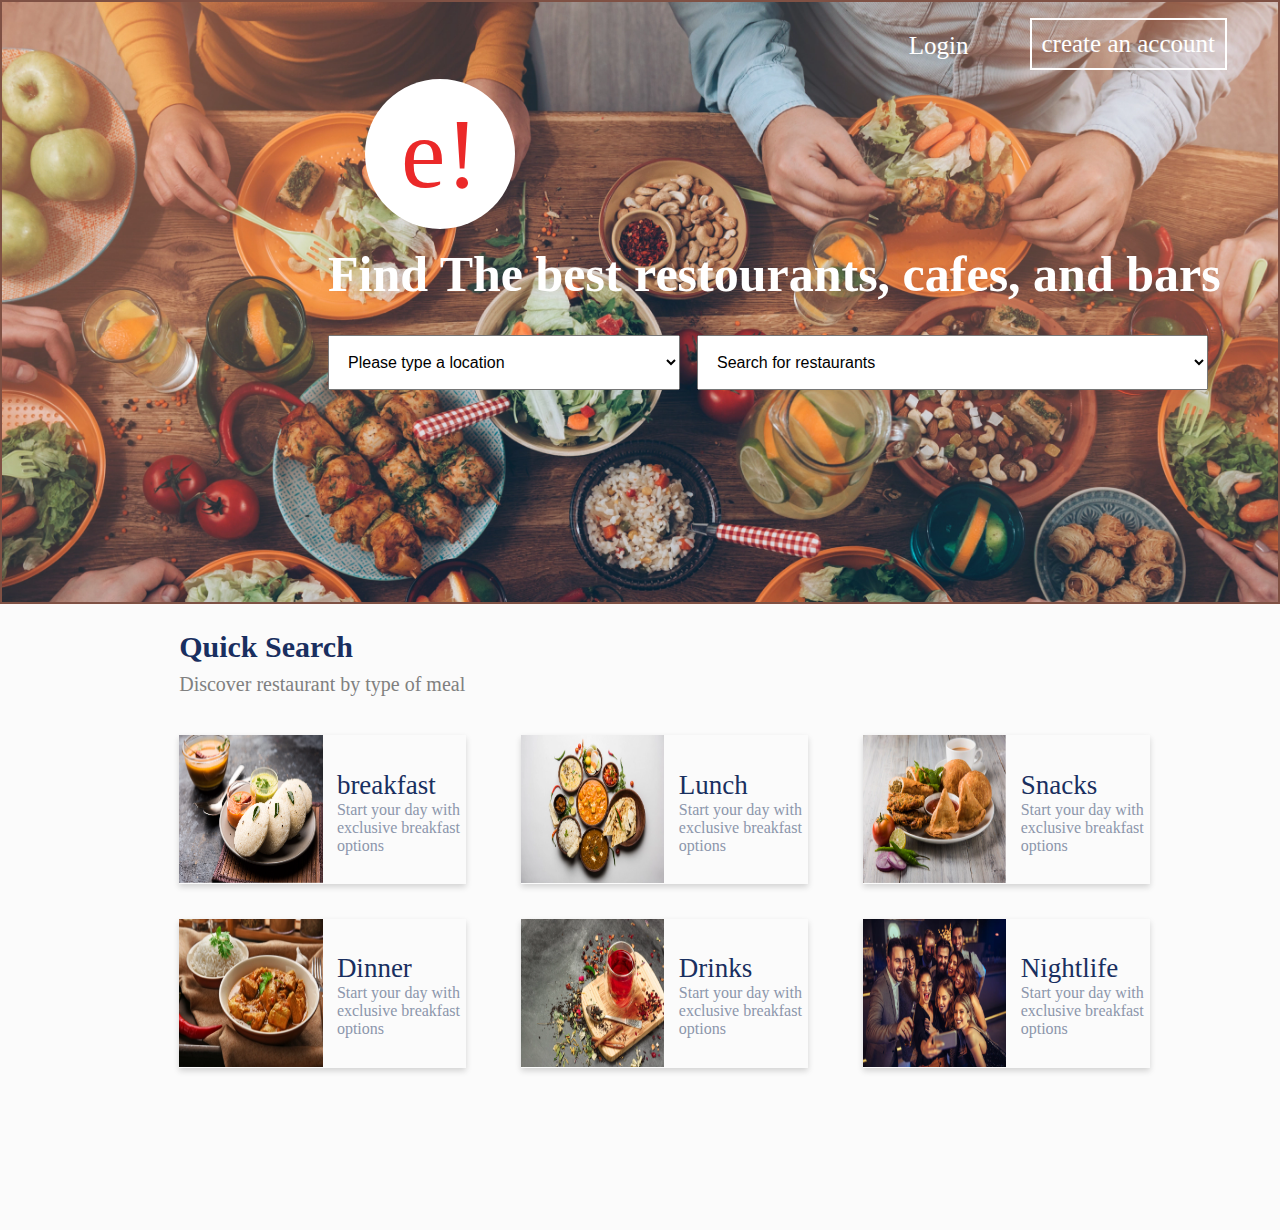
<file: home.html>
<!DOCTYPE html>
<html lang="en">

<head>
  <meta charset="UTF-8">
  <link rel="stylesheet" href="/font/Poppins-Medium.ttf">
  <link rel="stylesheet" href="home.css">
  <meta http-equiv="X-UA-Compatible" content="IE=edge">
  <meta name="viewport" content="width=device-width, initial-scale=1.0">
  <title>Zomato</title>
</head>

<body>
  <!--Search section-->
  <div id="search">
    
      <ul>
        <li class="account">create an account</li>
        <li class="login">Login</li>
      </ul>
    
    <div class="container">
      <div id="logo">
        <span>e!</span>
      </div>
      <div id="heading">
        Find The best restourants, cafes, and bars
      </div>
      <div id="dropdown">
        <select>
          <option value="">Please type a location</option>
          <option value="">Sarjapur Road, Bangaluru</option>
          <option value="">HSR Layout,Bangaluru</option>
          <option value="">Kormangala,Bangaluru</option>
          <option value="">Jay Nagar,Bangaluru</option>
        </select>
        <select class="restselect" class="fa fa-search">
          <option value="">Search for restaurants</option>
          <option value="">The Big Chill Carkery</option>
          <option value="">Punjabi Rasoi</option>
          <option value="">Anupum Restaurant</option>
        </select>
      </div>
    </div>
  </div>
  <!--Quick search-->
  <div class="quicksearch">
    <span id="quickHeading">Quick Search</span>
    <span id="quickSubHeading">Discover restaurant by type of meal</span>
    <div id="main">
      <div class="tileContainer">
        <div class="tileComponent1">
          <img src="/images/s1.png" alt="breakfast">
        </div>
        <div class="tileComponent2">
          <div class="ComponentHeading">
            breakfast
          </div>
          <div class="ComponentSubHeading">
            Start your day with exclusive breakfast options
          </div>
        </div>
      </div>
      <div class="tileContainer">
        <div class="tileComponent1">
          <img src="/images/s2.png" alt="lunch">
        </div>
        <div class="tileComponent2">
          <div class="ComponentHeading">
            Lunch
          </div>
          <div class="ComponentSubHeading">
            Start your day with exclusive breakfast options
          </div>
        </div>
      </div>
      <div class="tileContainer">
        <div class="tileComponent1">
          <img src="/images/s3.png" alt="snacks">
        </div>
        <div class="tileComponent2">
          <div class="ComponentHeading">
            Snacks
          </div>
          <div class="ComponentSubHeading">
            Start your day with exclusive breakfast options
          </div>
        </div>
      </div>
      <div class="tileContainer">
        <div class="tileComponent1">
          <img src="/images/s4.png" alt="Dinner">
        </div>
        <div class="tileComponent2">
          <div class="ComponentHeading">
            Dinner
          </div>
          <div class="ComponentSubHeading">
            Start your day with exclusive breakfast options
          </div>
        </div>
      </div>
      <div class="tileContainer">
        <div class="tileComponent1">
          <img src="/images/s5.png" alt="drinks">
        </div>
        <div class="tileComponent2">
          <div class="ComponentHeading">
            Drinks
          </div>
          <div class="ComponentSubHeading">
            Start your day with exclusive breakfast options
          </div>
        </div>
      </div>
      <div class="tileContainer">
        <div class="tileComponent1">
          <img src="/images/s6.png" alt="Nightlife">
        </div>
        <div class="tileComponent2">
          <div class="ComponentHeading">
            Nightlife
          </div>
          <div class="ComponentSubHeading">
            Start your day with exclusive breakfast options
          </div>
        </div>
      </div>
    </div>
  </div>
  <!--Footer section-->
  <footer></footer>
</body>

</html>
</file>
<file: home.css>
body {
    margin: auto;
    background: #FBFBFB 0% 0% no-repeat padding-box;
opacity: 1;
}


.login{
    padding: 10px;
    margin: 21px;
    margin-right: 51px;
    float: right;
    list-style: none;
    margin-top: 4px;
    color:white;
    font-size: 25px;
}
.account{
    margin-right: 51px;
    float: right;
    list-style: none;
    border: 2px solid white;
    padding: 10px;
    color:white;
    font-size: 25px;
   
 
}
.account:hover{
    cursor:pointer;
    color: black;
    font-weight: bold;
}
.login:hover{
    color: black;
    cursor:pointer;
}

#logo {
    display: flex;
    justify-content: center;
    align-items: center;
    height: 150px;
    width: 150px;
    background-color: white;
    border-radius: 50%;
    margin: auto;
    margin-top: 6%;
    position: relative;
}
/*Search Css*/
#search {
    height: 600px;
    border: 2px solid #7f5144;
    height: 600px;
    
    background-image: url('/images/background.png');
    background-repeat: no-repeat;
    background-size: cover;
}

#logo > span{
    font-size: 100px;
    color: #EB2929

}
#heading{
    font-size: 50px;
    margin-left: 326px;
    margin-top: 16px;
    position:absolute;
    color:white;
    font-weight: bold;
}
#dropdown{
   
        margin-left: 326px;
        margin-top: 106px;
        position: absolute;
        height: 54px;
        width: 55rem;
       
    }
select{
    height: 55px;
    width: 40%;
    font-size: 16px;
    padding-left: 15px;
}
.restselect{
    width: 511px;
    margin-left: 13px;
    padding-left: 15px;
}


/* Quicksearch */
.quicksearch {

    width:80%;
    height:600px;
    margin-left:10%;
    margin-top: 2%;;
}
#quickHeading{
    display:block;
font-size: 30px;
color:#192F60;
font-weight: bold;
margin-left:5%;

}
#quickSubHeading{
font-size: 20px;
color:gray;
line-height: 41px;
margin-left:5%;
}
.tileContainer{
    width:28%;
    height:149px;
    display:inline-block;
    margin-left:5%;
    margin-top: 3%;
    box-shadow: 0px 3px 6px #00000029;
   
}
.tileComponent1{
   width:50%;
   float:left;
}
.tileComponent2{
  width:45%;
  float:left;
  margin-left:5%;
  margin-top:12%;

  
}
.tileComponent,img{
   width:100%; 
   height:148px;
}
.ComponentHeading{
    color:#192F60;
    font-size: 27px;
    
}
.ComponentSubHeading{
    color:#8C96AB;
}
/* Footer Css */
</file>
